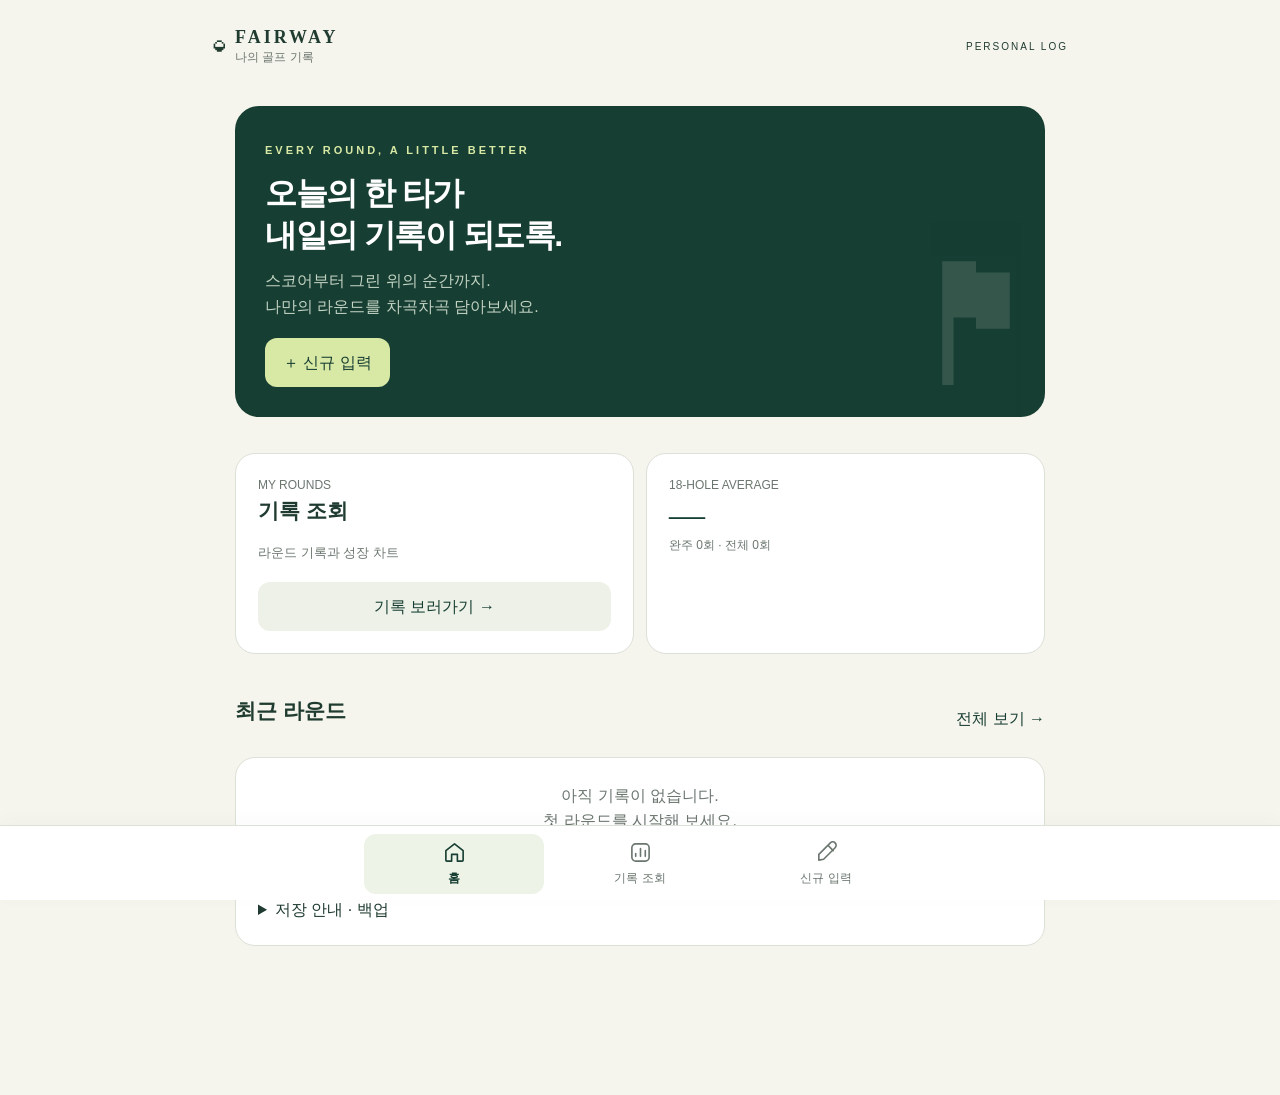
<file: index.html>
<!doctype html><html lang="ko"><meta charset="utf-8"><meta name="viewport" content="width=device-width,initial-scale=1,viewport-fit=cover"><meta name="theme-color" content="#173e32"><meta name="apple-mobile-web-app-capable" content="yes"><link rel="manifest" href="manifest.webmanifest"><link rel="apple-touch-icon" href="icon.png"><title>페어웨이 · 나의 라운드</title><link rel="stylesheet" href="style.css"><body><header><a href="#" id="brand">◒ <span>FAIRWAY<small>나의 골프 기록</small></span></a><span class="tag">PERSONAL LOG</span></header><main id="app"></main><div id="toast" role="status" aria-live="polite"></div><nav><button data-go="home"><svg viewBox="0 0 24 24" aria-hidden="true"><path d="m3 10 9-7 9 7v10a1 1 0 0 1-1 1h-5v-7H9v7H4a1 1 0 0 1-1-1z"/></svg><span>홈</span></button><button data-go="history"><svg viewBox="0 0 24 24" aria-hidden="true"><rect x="3" y="3" width="18" height="18" rx="4"/><path d="M7 16v-3m5 3V8m5 8v-6"/></svg><span>기록 조회</span></button><button data-go="new"><svg viewBox="0 0 24 24" aria-hidden="true"><path d="m14 5 5 5M4 20l5-1L21 7a2 2 0 0 0-5-5L4 14z"/></svg><span>신규 입력</span></button></nav><script src="courses.js"></script><script src="app.js"></script></body></html>
</file>
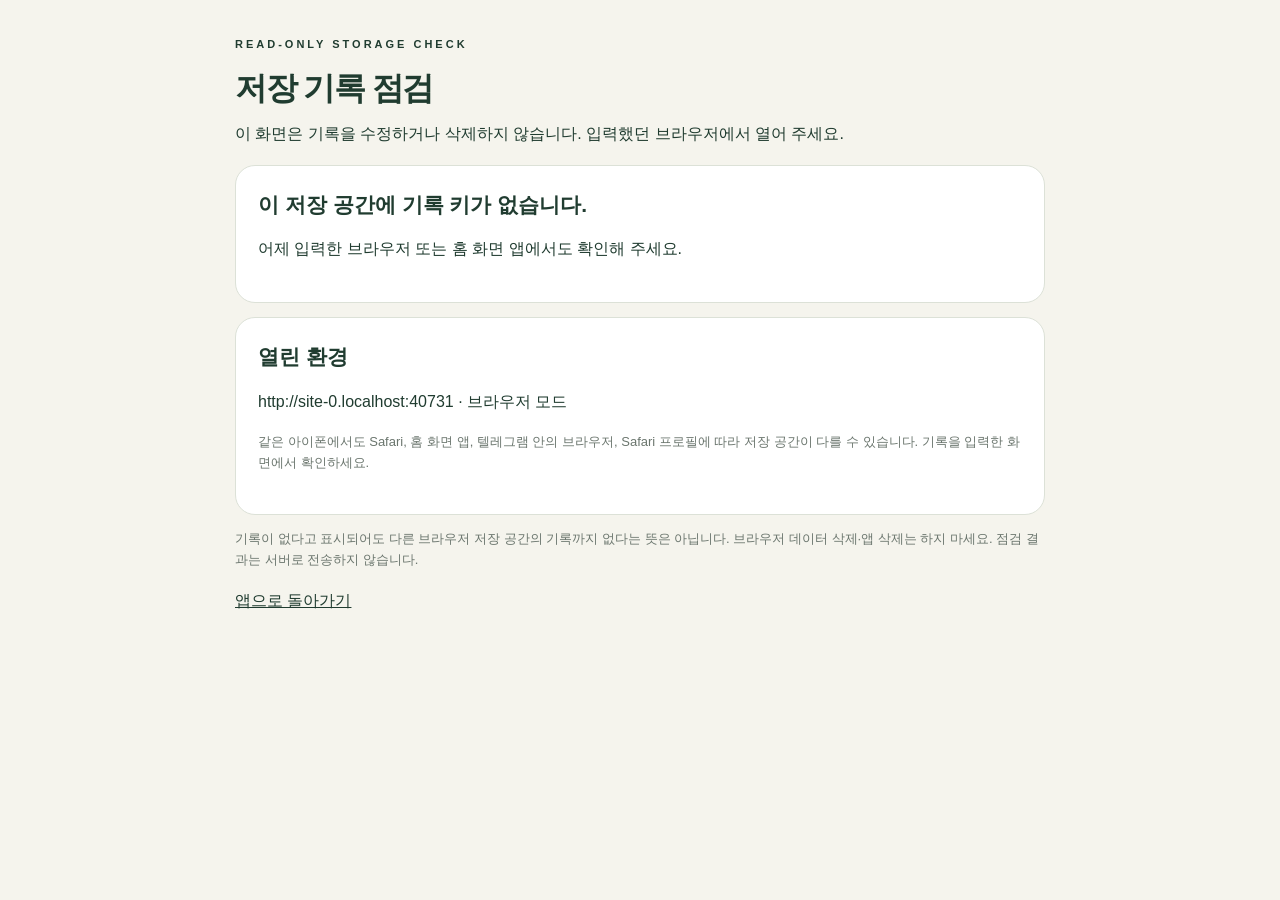
<file: recovery.html>
<!doctype html><html lang="ko"><meta charset="utf-8"><meta name="viewport" content="width=device-width,initial-scale=1"><title>페어웨이 · 저장 기록 점검</title><link rel="stylesheet" href="style.css"><body><main style="padding-top:30px"><span class="eyebrow">READ-ONLY STORAGE CHECK</span><h1>저장 기록 점검</h1><p>이 화면은 기록을 수정하거나 삭제하지 않습니다. 입력했던 브라우저에서 열어 주세요.</p><section class="card"><h2 id="status">확인 중</h2><p id="detail"></p><div id="records"></div><button id="backup" hidden>발견한 기록 백업 다운로드</button><button id="raw" hidden class="secondary">저장 원본 다운로드</button></section><section class="card"><h2>열린 환경</h2><p id="environment"></p><p class="hint">같은 아이폰에서도 Safari, 홈 화면 앱, 텔레그램 안의 브라우저, Safari 프로필에 따라 저장 공간이 다를 수 있습니다. 기록을 입력한 화면에서 확인하세요.</p></section><p class="hint">기록이 없다고 표시되어도 다른 브라우저 저장 공간의 기록까지 없다는 뜻은 아닙니다. 브라우저 데이터 삭제·앱 삭제는 하지 마세요. 점검 결과는 서버로 전송하지 않습니다.</p><a href="./">앱으로 돌아가기</a></main><script>
'use strict';
const $=id=>document.getElementById(id);
$('environment').textContent=location.origin+' · '+((navigator.standalone||matchMedia('(display-mode: standalone)').matches)?'홈 화면 앱 모드':'브라우저 모드');
function download(name,text){const a=document.createElement('a'),url=URL.createObjectURL(new Blob([text],{type:'application/json'}));a.href=url;a.download=name;a.click();setTimeout(()=>URL.revokeObjectURL(url),1000);}
try{const raw=localStorage.getItem('fairway-rounds-v1');if(raw===null){$('status').textContent='이 저장 공간에 기록 키가 없습니다.';$('detail').textContent='어제 입력한 브라우저 또는 홈 화면 앱에서도 확인해 주세요.';}else{$('raw').hidden=false;$('raw').onclick=()=>download('fairway-storage-original.json',raw);try{const records=JSON.parse(raw);if(!Array.isArray(records))throw Error();$('status').textContent=`저장된 기록 ${records.length}개`;$('detail').textContent=records.length?'우선 백업을 다운로드해 보관하세요. 앱에서 안 보였다면 표시 문제일 수 있습니다.':'현재 저장된 목록이 비어 있습니다. 다른 저장 공간의 기록은 이 화면에서 확인할 수 없습니다.';for(const r of records){const p=document.createElement('p');p.textContent=typeof r==='object'&&r?`${r.date||'날짜 없음'} · ${r.course||'골프장 없음'} · ${Array.isArray(r.holes)?r.holes.filter(h=>h&&h.done).length:'?'}홀 · ${r.status||'상태 없음'}`:'읽을 수 없는 항목';$('records').append(p);}if(records.length){$('backup').hidden=false;$('backup').onclick=()=>download('fairway-recovered-backup.json',JSON.stringify({version:1,rounds:records},null,2));}}catch{$('status').textContent='저장 원본은 있으나 형식을 읽지 못했습니다.';$('detail').textContent='저장 원본 다운로드로 먼저 보존해 주세요. 이 화면은 원본을 덮어쓰지 않습니다.';}}}catch{$('status').textContent='브라우저 저장 공간에 접근하지 못했습니다.';$('detail').textContent='이 상태는 데이터 삭제 여부를 뜻하지 않습니다. 입력했던 브라우저인지 확인해 주세요.';}
</script></body></html>
</file>
<file: style.css>
:root{--green:#173e32;--lime:#d8e9a5;--paper:#f5f4ed;--muted:#6b766e;--line:#dce1d7}*{box-sizing:border-box}body{margin:0;background:var(--paper);color:#203c30;font:16px/1.6 -apple-system,BlinkMacSystemFont,"Apple SD Gothic Neo",sans-serif}header{max-width:900px;margin:auto;padding:26px 22px;display:flex;align-items:center;justify-content:space-between}a{color:inherit}#brand{display:flex;gap:10px;text-decoration:none;font-size:26px;align-items:center}#brand span{font:700 18px Georgia;letter-spacing:3px}small{display:block;font:12px/1.5 sans-serif;letter-spacing:0;color:var(--muted)}.tag{font-size:10px;letter-spacing:2px}main{max-width:850px;margin:auto;padding:0 20px 120px}h1{font-size:32px;line-height:1.3;letter-spacing:-1.5px;margin:12px 0}h2{font-size:21px;margin:0 0 15px}h3{margin:0}p{margin:8px 0 18px}.muted,.hint{color:var(--muted);font-size:13px}.eyebrow{letter-spacing:3px;font-size:11px;font-weight:700}.hero{position:relative;overflow:hidden;background:var(--green);color:white;border-radius:24px;padding:30px;margin:12px 0 22px}.hero:after{content:'⚑';position:absolute;right:24px;bottom:-50px;font-size:180px;opacity:.12;pointer-events:none}.hero p{color:#c3d4c5}.hero .eyebrow{color:var(--lime)}.hero button{background:var(--lime);color:var(--green)}.card{background:#fff;border:1px solid var(--line);border-radius:20px;padding:22px;margin:14px 0}.grid{display:grid;grid-template-columns:1fr 1fr;gap:12px}.stats{display:grid;grid-template-columns:repeat(3,1fr);gap:8px;margin:16px 0}.stat{border-left:2px solid var(--lime);padding:5px 12px}.stat b{display:block;font-size:25px;line-height:1.4}.stat small{font-size:11px}.row{display:flex;align-items:center;justify-content:space-between;gap:12px}.actions{display:flex;gap:10px;flex-wrap:wrap}button{font:inherit;border:0;background:var(--green);color:#fff;border-radius:12px;padding:12px 18px;cursor:pointer;min-height:46px;touch-action:manipulation}button:disabled{opacity:.4;cursor:default}button.secondary{background:#edf1e8;color:var(--green)}button.plain{background:none;color:var(--green);padding:8px 0}.full{width:100%}.badge{font-size:11px;border-radius:30px;background:#edf1e8;padding:5px 10px;white-space:nowrap}.round{cursor:pointer;text-align:left;width:100%;display:block;color:inherit;background:#fff;border:1px solid var(--line);margin:10px 0;padding:18px}.round strong{font-size:18px}.score{font:36px Georgia;color:var(--green)}label{display:block;font-size:14px;font-weight:600;margin:15px 0 6px}input,select,textarea{display:block;width:100%;font:16px -apple-system,sans-serif;padding:13px;border:1px solid #cfd7cb;border-radius:10px;background:#fff;color:#203c30;min-width:0}textarea{resize:vertical;min-height:85px}input:focus,select:focus,textarea:focus{outline:2px solid #86a66e;outline-offset:2px}nav{position:fixed;bottom:0;left:0;right:0;display:flex;justify-content:center;background:#fffffff5;border-top:1px solid var(--line);padding:6px 12px calc(6px + env(safe-area-inset-bottom));z-index:4}nav button{background:none;color:var(--muted);font-size:13px;line-height:1.5;flex:1;max-width:180px;padding:4px}nav button.active{color:var(--green);font-weight:800}.holes{display:grid;grid-template-columns:repeat(9,1fr);gap:5px;margin:8px 0 18px}.holes button{padding:5px 0;min-height:36px;background:#eff2e9;color:var(--green);font-size:13px}.holes .done{background:#d8e9a5}.holes .selected{box-shadow:inset 0 0 0 2px var(--green)}.stepper{display:flex;align-items:center;gap:14px}.stepper input{width:70px;text-align:center;font-size:25px;padding:6px}.stepper button{font-size:22px;width:48px;padding:3px}.fieldrow{border-bottom:1px solid var(--line);padding:14px 0;display:flex;align-items:center;justify-content:space-between;gap:8px}.fieldrow label{margin:0}.suggest{margin:5px 0;border:1px solid var(--line);border-radius:10px;overflow:hidden}.suggest button{text-align:left;width:100%;background:#fff;color:inherit;border-radius:0;border-bottom:1px solid var(--line)}.chart{width:100%;height:auto;display:block}.scroll{overflow:auto}table{border-collapse:collapse;width:100%;font-size:13px;white-space:nowrap}th,td{padding:10px;text-align:center;border-bottom:1px solid var(--line)}th{background:#eff2e9}td:last-child{white-space:normal;min-width:100px;word-break:break-word}#toast{display:none;position:fixed;bottom:95px;left:50%;transform:translateX(-50%);background:#173e32;color:white;z-index:9;padding:12px 22px;border-radius:12px;width:max-content;max-width:90%;box-shadow:0 6px 25px #0002}.empty{text-align:center;padding:25px 10px;color:var(--muted)}.filters{display:grid;grid-template-columns:1fr 1fr;gap:10px}.filters label{margin:0}.wide{grid-column:1/-1}.note{padding:12px;background:#f2f4ec;border-radius:10px;font-size:12px}.progress{height:5px;border-radius:10px;background:#e0e6d9;margin:16px 0}.progress i{display:block;height:5px;background:#809c4d;border-radius:10px}.danger{color:#993c31!important}details summary{cursor:pointer} @media(max-width:440px){header{padding:18px}main{padding:0 16px 110px}.hero{padding:24px}.card{padding:18px}h1{font-size:28px}.tag{font-size:9px}.stepper{gap:8px}.stats .stat{padding:4px 8px}.grid .card{padding:16px;margin:0}.grid h2{font-size:18px}}

[hidden]{display:none!important}
.filters>*{min-width:0}.filters input{min-width:0;max-width:100%}

/* Native iOS date picker, with a bounded localized display. */
.date-field{position:relative;display:flex;align-items:center;justify-content:space-between;gap:6px;width:100%;min-width:0;height:52px;padding:0 12px;border:1px solid #cfd7cb;border-radius:12px;background:#fff;overflow:hidden;font-size:15px;font-weight:400}
.date-display{min-width:0;white-space:nowrap;overflow:hidden;text-overflow:ellipsis;font-variant-numeric:tabular-nums}.date-display.placeholder{color:var(--muted)}
.date-field svg{width:19px;height:19px;flex-shrink:0;color:#6b766e}
.date-field input[type=date]{position:absolute;inset:0;width:100%;height:100%;max-width:100%;min-width:0;opacity:0;margin:0;padding:0;border:0;-webkit-appearance:none;appearance:none;cursor:pointer}
.date-field:focus-within{outline:2px solid #86a66e;outline-offset:2px}
.filters{grid-template-columns:minmax(0,1fr) minmax(0,1fr);gap:14px}.filters .date-field{margin-top:6px}
.filter-summary{font-size:13px;color:var(--muted);margin:18px 3px 0}
nav{gap:6px;padding-top:8px;background:#fff;box-shadow:0 -4px 20px #173e3206}
nav button{display:flex;flex-direction:column;align-items:center;justify-content:center;gap:5px;padding:7px 4px;border-radius:12px;font-size:12px;min-height:58px}
nav button svg{width:23px;height:23px;fill:none;stroke:currentColor;stroke-width:1.7;stroke-linecap:round;stroke-linejoin:round}
nav button.active{background:#edf3e7;color:var(--green)}
main{padding-bottom:calc(135px + env(safe-area-inset-bottom))}

.dashboard-intro{margin:24px 0 10px}.dashboard-intro h2{margin-bottom:6px}.chart-grid{display:grid;grid-template-columns:1fr;gap:14px;margin:16px 0 28px}.chart-grid .card{margin:0;min-width:0}.chart-card h3{font-size:17px}.chart-latest{font-size:23px;font-weight:700;margin-top:14px}.point-readout{font-size:12px;color:var(--muted);min-height:20px;margin:3px 0 12px}.chart-legend{display:flex;justify-content:center;gap:18px;font-size:11px;color:#476d42}.chart-legend span+span{color:#996922}.chart-hit{cursor:pointer}.chart-hit:focus{outline:none;stroke:#b98230;stroke-width:2}.chart-card .hint{font-size:11px;margin-bottom:0}.extra-heading{margin-top:26px}@media(min-width:760px){.chart-grid{grid-template-columns:1fr 1fr}}
</file>
